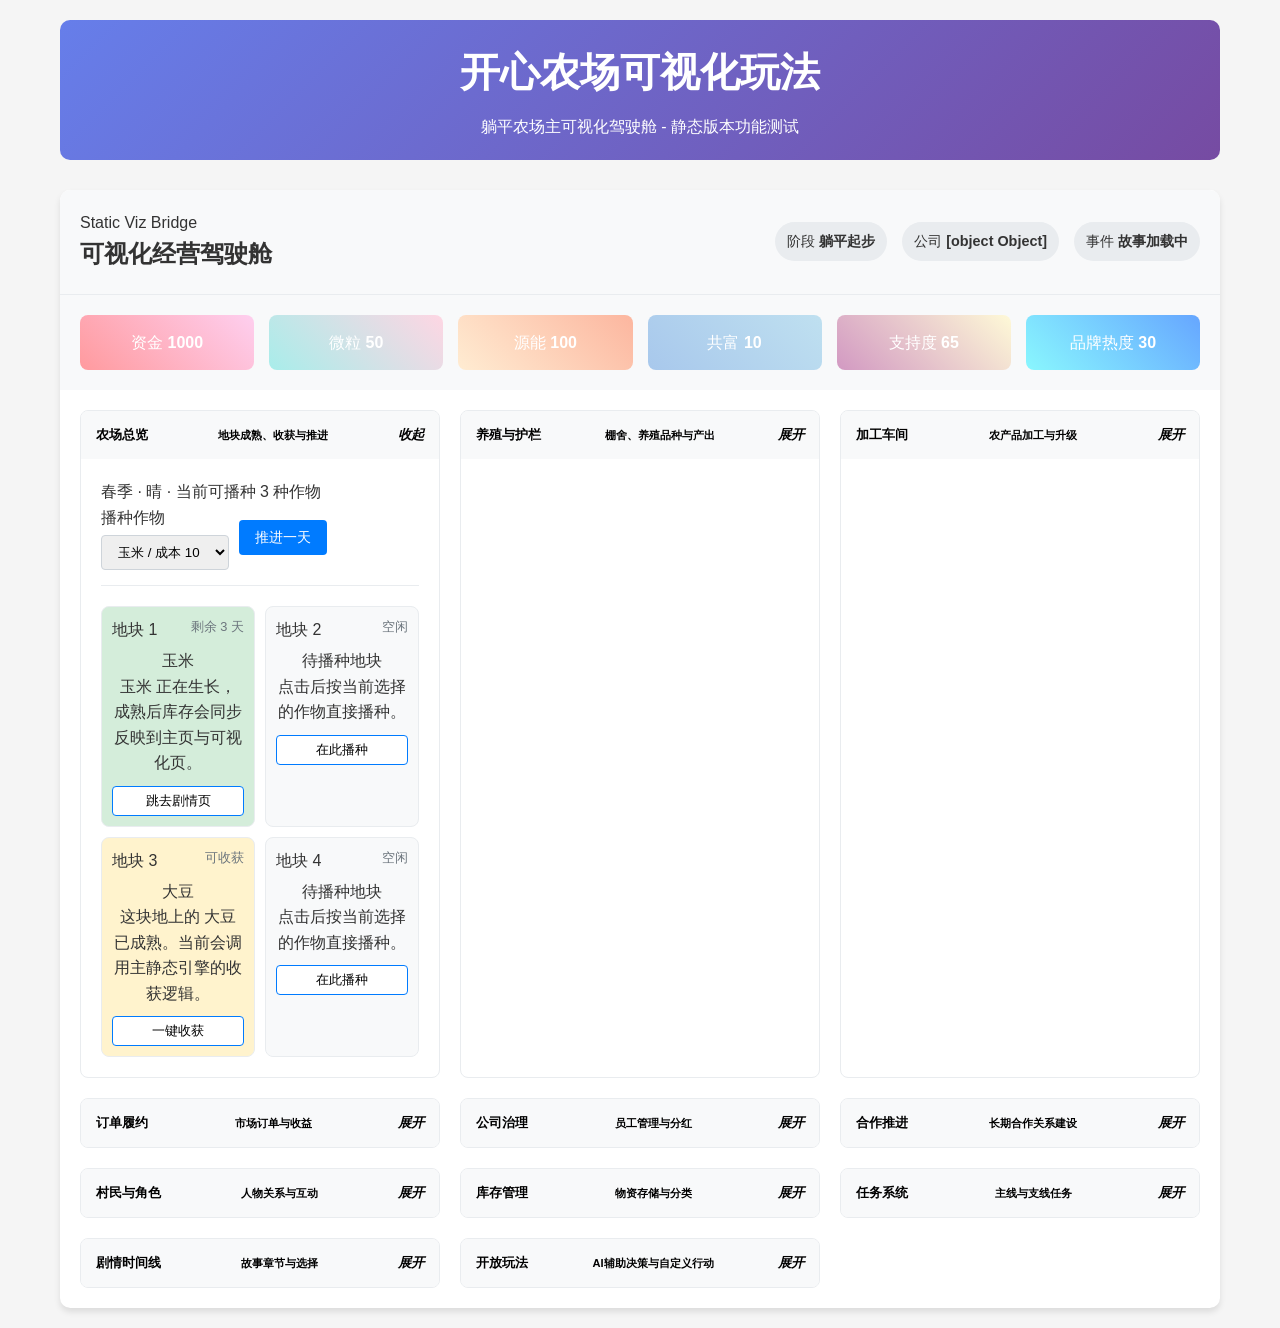
<file: test_viz.html>
<!DOCTYPE html>
<html lang="zh-CN">
<head>
  <meta charset="UTF-8">
  <meta name="viewport" content="width=device-width, initial-scale=1.0">
  <title>开心农场可视化玩法测试</title>
  <style>
    /* 基础样式 */
    * {
      margin: 0;
      padding: 0;
      box-sizing: border-box;
    }
    
    body {
      font-family: -apple-system, BlinkMacSystemFont, "Segoe UI", Roboto, "Helvetica Neue", Arial, sans-serif;
      background-color: #f5f5f5;
      color: #333;
      line-height: 1.6;
    }
    
    .container {
      max-width: 1200px;
      margin: 0 auto;
      padding: 20px;
    }
    
    header {
      text-align: center;
      margin-bottom: 30px;
      padding: 20px;
      background: linear-gradient(135deg, #667eea 0%, #764ba2 100%);
      color: white;
      border-radius: 10px;
    }
    
    h1 {
      font-size: 2.5rem;
      margin-bottom: 10px;
    }
    
    .viz-stage {
      background: white;
      border-radius: 10px;
      box-shadow: 0 4px 6px rgba(0,0,0,0.1);
      overflow: hidden;
    }
    
    .viz-hero {
      display: flex;
      justify-content: space-between;
      align-items: center;
      padding: 20px;
      background-color: #f8f9fa;
      border-bottom: 1px solid #e9ecef;
    }
    
    .viz-hero-side {
      display: flex;
      gap: 15px;
    }
    
    .viz-badge {
      background: #e9ecef;
      padding: 8px 12px;
      border-radius: 20px;
      font-size: 0.9rem;
    }
    
    .viz-summary-grid {
      display: grid;
      grid-template-columns: repeat(auto-fit, minmax(150px, 1fr));
      gap: 15px;
      padding: 20px;
      background-color: #f8f9fa;
    }
    
    .viz-metric-card {
      text-align: center;
      padding: 15px;
      border-radius: 8px;
      color: white;
    }
    
    .money { background: linear-gradient(45deg, #ff9a9e, #fecfef); }
    .particle { background: linear-gradient(45deg, #a8edea, #fed6e3); }
    .energy { background: linear-gradient(45deg, #ffecd2, #fcb69f); }
    .prosperity { background: linear-gradient(45deg, #a8c8ec, #bfe0f0); }
    .support { background: linear-gradient(45deg, #d299c2, #fef9d7); }
    .brand { background: linear-gradient(45deg, #89f7fe, #66a6ff); }
    
    .viz-module-grid {
      display: grid;
      grid-template-columns: repeat(auto-fit, minmax(300px, 1fr));
      gap: 20px;
      padding: 20px;
    }
    
    .viz-drawer-card {
      border: 1px solid #e9ecef;
      border-radius: 8px;
      overflow: hidden;
      background: white;
    }
    
    .viz-drawer-toggle {
      width: 100%;
      padding: 15px;
      background: #f8f9fa;
      border: none;
      text-align: left;
      cursor: pointer;
      display: flex;
      justify-content: space-between;
      align-items: center;
      font-weight: bold;
    }
    
    .viz-drawer-toggle:hover {
      background: #e9ecef;
    }
    
    .viz-drawer-body {
      padding: 20px;
      display: none;
    }
    
    .viz-drawer-body.is-open {
      display: block;
    }
    
    .viz-card-head {
      margin-bottom: 20px;
      padding-bottom: 15px;
      border-bottom: 1px solid #e9ecef;
    }
    
    .viz-toolbar {
      display: flex;
      gap: 10px;
      flex-wrap: wrap;
      align-items: center;
    }
    
    .viz-inline-field {
      display: flex;
      flex-direction: column;
      gap: 5px;
    }
    
    .viz-btn {
      padding: 8px 16px;
      border: none;
      border-radius: 4px;
      cursor: pointer;
      font-size: 0.9rem;
    }
    
    .viz-btn.ghost {
      background: transparent;
      border: 1px solid #ccc;
    }
    
    .viz-btn.accent {
      background: #007bff;
      color: white;
    }
    
    .viz-farm-grid {
      display: grid;
      grid-template-columns: repeat(auto-fill, minmax(120px, 1fr));
      gap: 10px;
    }
    
    .viz-plot-card {
      border: 1px solid #e9ecef;
      border-radius: 8px;
      padding: 10px;
      text-align: center;
    }
    
    .viz-plot-card.empty { background-color: #f8f9fa; }
    .viz-plot-card.growing { background-color: #d4edda; }
    .viz-plot-card.ready { background-color: #fff3cd; }
    
    .viz-plot-top {
      display: flex;
      justify-content: space-between;
      margin-bottom: 5px;
    }
    
    .viz-plot-status {
      font-size: 0.8rem;
      color: #6c757d;
    }
    
    .viz-plot-action {
      margin-top: 10px;
      width: 100%;
      padding: 5px;
      border: 1px solid #007bff;
      background: white;
      border-radius: 4px;
      cursor: pointer;
    }
    
    .viz-plot-action:hover {
      background: #f8f9fa;
    }
    
    .viz-order-item {
      border: 1px solid #e9ecef;
      border-radius: 8px;
      padding: 15px;
      margin-bottom: 10px;
    }
    
    .viz-order-item-head {
      display: flex;
      justify-content: space-between;
      margin-bottom: 10px;
    }
    
    .viz-order-item-actions {
      display: flex;
      gap: 10px;
      flex-wrap: wrap;
      margin-top: 15px;
    }
    
    .viz-muted {
      color: #6c757d;
      font-size: 0.9rem;
    }
    
    .viz-company-item {
      border-bottom: 1px solid #e9ecef;
      padding: 10px 0;
    }
    
    .viz-character-item, .viz-partnership-item {
      border-bottom: 1px solid #e9ecef;
      padding: 15px 0;
    }
    
    .viz-task-item {
      border-bottom: 1px solid #e9ecef;
      padding: 10px 0;
    }
    
    .viz-inventory-item {
      display: flex;
      justify-content: space-between;
      align-items: center;
      border-bottom: 1px solid #e9ecef;
      padding: 10px 0;
    }
    
    .viz-open-option {
      border: 1px solid #e9ecef;
      border-radius: 8px;
      padding: 15px;
      margin-bottom: 10px;
    }
    
    .viz-open-controls {
      margin-top: 20px;
      padding-top: 20px;
      border-top: 1px solid #e9ecef;
    }
    
    .viz-open-input-group {
      display: flex;
      gap: 10px;
      margin-top: 10px;
    }
    
    input[type="text"], input[type="number"], select {
      padding: 8px 12px;
      border: 1px solid #ced4da;
      border-radius: 4px;
    }
    
    input[type="text"], input[type="number"] {
      flex: 1;
    }
    
    progress {
      width: 100%;
      height: 10px;
      border-radius: 5px;
      background: #f0f0f0;
    }
    
    @media (max-width: 768px) {
      .viz-hero {
        flex-direction: column;
        gap: 15px;
      }
      
      .viz-hero-side {
        width: 100%;
        justify-content: center;
      }
      
      .viz-summary-grid {
        grid-template-columns: repeat(auto-fit, minmax(120px, 1fr));
      }
      
      .viz-module-grid {
        grid-template-columns: 1fr;
      }
    }
  </style>
</head>
<body>
  <div class="container">
    <header>
      <h1>开心农场可视化玩法</h1>
      <p>躺平农场主可视化驾驶舱 - 静态版本功能测试</p>
    </header>
    
    <section class="viz-stage">
      <section class="viz-stage">
        <div class="viz-hero">
          <div>
            <p class="viz-eyebrow">Static Viz Bridge</p>
            <h2>可视化经营驾驶舱</h2>
          </div>
          <div class="viz-hero-side">
            <div class="viz-badge">
              <span>阶段</span>
              <strong id="viz-stage-label">躺平起步</strong>
            </div>
            <div class="viz-badge">
              <span>公司</span>
              <strong id="viz-company-label">未注册</strong>
            </div>
            <div class="viz-badge">
              <span>事件</span>
              <strong id="viz-event-label">故事加载中</strong>
            </div>
          </div>
        </div>
        <div class="viz-summary-grid">
          <article class="viz-metric-card money">
            <span>资金</span>
            <strong id="viz-money">0</strong>
          </article>
          <article class="viz-metric-card particle">
            <span>微粒</span>
            <strong id="viz-particles">0</strong>
          </article>
          <article class="viz-metric-card energy">
            <span>源能</span>
            <strong id="viz-energy">0</strong>
          </article>
          <article class="viz-metric-card prosperity">
            <span>共富</span>
            <strong id="viz-prosperity">0</strong>
          </article>
          <article class="viz-metric-card support">
            <span>支持度</span>
            <strong id="viz-support">0</strong>
          </article>
          <article class="viz-metric-card brand">
            <span>品牌热度</span>
            <strong id="viz-brand">0</strong>
          </article>
        </div>
        <div class="viz-module-grid" id="viz-module-grid">
          <!-- 农场模块 -->
          <div class="viz-drawer-card">
            <button class="viz-drawer-toggle" data-drawer-target="viz-farm-body" aria-expanded="true">
              <span>农场总览</span>
              <small>地块成熟、收获与推进</small>
              <em>收起</em>
            </button>
            <div class="viz-drawer-body is-open" id="viz-farm-body">
              <div class="viz-card-head">
                <div>
                  <p id="viz-farm-caption">用同一套静态引擎状态驱动地块成熟、收获与推进。</p>
                </div>
                <div class="viz-toolbar">
                  <label class="viz-inline-field">播种作物
                    <select id="viz-crop-select"></select>
                  </label>
                  <button id="viz-advance-day" class="viz-btn accent" type="button">推进一天</button>
                </div>
              </div>
              <div id="viz-farm-grid" class="viz-farm-grid"></div>
            </div>
          </div>
          
          <!-- 养殖模块 -->
          <div class="viz-drawer-card">
            <button class="viz-drawer-toggle" data-drawer-target="viz-ranch-body" aria-expanded="false">
              <span>养殖与护栏</span>
              <small>棚舍、养殖品种与产出</small>
              <em>展开</em>
            </button>
            <div class="viz-drawer-body" id="viz-ranch-body">
              <div class="viz-card-head">
                <div>
                  <p id="viz-ranch-caption">从主页资产同步养殖数据，实时反映产出变化。</p>
                </div>
                <div class="viz-toolbar">
                  <label class="viz-inline-field">养殖品种
                    <select id="viz-livestock-select"></select>
                  </label>
                  <button id="viz-ranch-expand" class="viz-btn ghost" type="button">扩建护栏</button>
                  <button id="viz-ranch-collect" class="viz-btn accent" type="button">收取产物</button>
                </div>
              </div>
              <div id="viz-ranch-grid" class="viz-ranch-grid"></div>
            </div>
          </div>
          
          <!-- 加工车间 -->
          <div class="viz-drawer-card">
            <button class="viz-drawer-toggle" data-drawer-target="viz-process-body" aria-expanded="false">
              <span>加工车间</span>
              <small>农产品加工与升级</small>
              <em>展开</em>
            </button>
            <div class="viz-drawer-body" id="viz-process-body">
              <div class="viz-card-head">
                <p id="viz-process-caption">农产品加工坊，可将原材料转化为高价值产品。</p>
              </div>
              <div id="viz-process-list"></div>
            </div>
          </div>
          
          <!-- 订单履约 -->
          <div class="viz-drawer-card">
            <button class="viz-drawer-toggle" data-drawer-target="viz-orders-body" aria-expanded="false">
              <span>订单履约</span>
              <small>市场订单与收益</small>
              <em>展开</em>
            </button>
            <div class="viz-drawer-body" id="viz-orders-body">
              <div class="viz-card-head">
                <p id="viz-orders-caption">可执行订单列表，履约后获得资金与其他资源。</p>
              </div>
              <div id="viz-orders-list"></div>
            </div>
          </div>
          
          <!-- 公司治理 -->
          <div class="viz-drawer-card">
            <button class="viz-drawer-toggle" data-drawer-target="viz-company-body" aria-expanded="false">
              <span>公司治理</span>
              <small>员工管理与分红</small>
              <em>展开</em>
            </button>
            <div class="viz-drawer-body" id="viz-company-body">
              <div class="viz-card-head">
                <p id="viz-company-caption">公司运营状态，包括员工、品牌、财务等。</p>
              </div>
              <div id="viz-company-list"></div>
            </div>
          </div>
          
          <!-- 合作推进 -->
          <div class="viz-drawer-card">
            <button class="viz-drawer-toggle" data-drawer-target="viz-partnership-body" aria-expanded="false">
              <span>合作推进</span>
              <small>长期合作关系建设</small>
              <em>展开</em>
            </button>
            <div class="viz-drawer-body" id="viz-partnership-body">
              <div class="viz-card-head">
                <p id="viz-partnership-caption">与不同机构建立长期合作关系。</p>
              </div>
              <div id="viz-partnership-list"></div>
            </div>
          </div>
          
          <!-- 村民角色 -->
          <div class="viz-drawer-card">
            <button class="viz-drawer-toggle" data-drawer-target="viz-characters-body" aria-expanded="false">
              <span>村民与角色</span>
              <small>人物关系与互动</small>
              <em>展开</em>
            </button>
            <div class="viz-drawer-body" id="viz-characters-body">
              <div class="viz-card-head">
                <p id="viz-character-caption">关键人物关系网络，通过互动提升好感度。</p>
              </div>
              <div id="viz-character-list"></div>
            </div>
          </div>
          
          <!-- 库存管理 -->
          <div class="viz-drawer-card">
            <button class="viz-drawer-toggle" data-drawer-target="viz-inventory-body" aria-expanded="false">
              <span>库存管理</span>
              <small>物资存储与分类</small>
              <em>展开</em>
            </button>
            <div class="viz-drawer-body" id="viz-inventory-body">
              <div class="viz-card-head">
                <div>
                  <p>当前库存情况，与主页资产数据同步。</p>
                </div>
                <div id="viz-inventory-filters">
                  <button class="viz-btn active" data-filter="all" type="button">全部</button>
                  <button class="viz-btn" data-filter="crop" type="button">作物</button>
                  <button class="viz-btn" data-filter="processed" type="button">加工品</button>
                  <button class="viz-btn" data-filter="livestock" type="button">养殖品</button>
                  <button class="viz-btn" data-filter="seed" type="button">种子</button>
                  <button class="viz-btn" data-filter="item" type="button">物品</button>
                </div>
              </div>
              <div id="viz-inventory-list"></div>
            </div>
          </div>
          
          <!-- 任务系统 -->
          <div class="viz-drawer-card">
            <button class="viz-drawer-toggle" data-drawer-target="viz-tasks-body" aria-expanded="false">
              <span>任务系统</span>
              <small>主线与支线任务</small>
              <em>展开</em>
            </button>
            <div class="viz-drawer-body" id="viz-tasks-body">
              <div class="viz-card-head">
                <p>当前任务进度：<span id="viz-task-count">0/0</span></p>
              </div>
              <div id="viz-task-list"></div>
            </div>
          </div>
          
          <!-- 剧情时间线 -->
          <div class="viz-drawer-card">
            <button class="viz-drawer-toggle" data-drawer-target="viz-story-body" aria-expanded="false">
              <span>剧情时间线</span>
              <small>故事章节与选择</small>
              <em>展开</em>
            </button>
            <div class="viz-drawer-body" id="viz-story-body">
              <div id="viz-story-timeline"></div>
              <div id="viz-story-panel" hidden>
                <h3 id="viz-story-title"></h3>
                <p id="viz-story-character"></p>
                <p id="viz-story-text"></p>
                <div id="viz-story-options"></div>
                <div>
                  <p>执行结果：</p>
                  <div id="viz-story-result"></div>
                  <button id="viz-story-close" class="viz-btn ghost" type="button">关闭</button>
                </div>
              </div>
            </div>
          </div>
          
          <!-- 开放玩法 -->
          <div class="viz-drawer-card">
            <button class="viz-drawer-toggle" data-drawer-target="viz-openmode-body" aria-expanded="false">
              <span>开放玩法</span>
              <small>AI辅助决策与自定义行动</small>
              <em>展开</em>
            </button>
            <div class="viz-drawer-body" id="viz-openmode-body">
              <div class="viz-card-head">
                <p>开放玩法模式，提供AI辅助决策与自定义行动选项。</p>
              </div>
              <div id="viz-open-suggestions"></div>
              <div>
                <p>执行结果：</p>
                <div id="viz-open-result"></div>
              </div>
            </div>
          </div>
        </div>
      </section>
    </section>
  </div>

  <script>
    // 模拟游戏引擎数据
    const mockEngine = {
      state: {
        stage: "躺平起步",
        company: "未注册",
        events: "故事加载中",
        money: 1000,
        particle: 50,
        energy: 100,
        prosperity: 10,
        villagerSupport: 65,
        brand: 30,
        season: "春季",
        weather: "晴",
        time: "上午",
        turn: 1,
        plots: [
          { plot_id: 1, crop_id: "corn", days_remaining: 3, ready_to_harvest: false },
          { plot_id: 2, crop_id: null, ready_to_harvest: false },
          { plot_id: 3, crop_id: "soybean", days_remaining: 0, ready_to_harvest: true },
          { plot_id: 4, crop_id: null, ready_to_harvest: false }
        ],
        pens: [
          { pen_id: 1, livestock_id: "chicken", days_remaining: 2, ready_to_collect: false },
          { pen_id: 2, livestock_id: null, ready_to_collect: false }
        ],
        inventory: {
          corn: 10,
          soybean: 5,
          chicken_egg: 3,
          corn_seed: 20
        },
        active_orders: [
          { order_id: "order1", title: "收购玉米", required_items: { corn: 5 }, reward_money: 200, reward_particles: 10, reward_prosperity: 2, completed: false },
          { order_id: "order2", title: "鸡蛋采购", required_items: { chicken_egg: 5 }, reward_money: 150, reward_particles: 5, reward_prosperity: 1, completed: true }
        ],
        company: {
          unlocked: false,
          employees: 2,
          brand_level: 1,
          brand_score: 30,
          employee_morale: 75,
          cash_reserve: 500,
          profit_pool: 200,
          support_score: 65,
          dividend_rate: 0.05,
          workshop_level: 1
        },
        partnerships: {
          science_progress: 25,
          science_unlocked: true,
          government_progress: 10,
          government_unlocked: false,
          business_progress: 5,
          business_unlocked: false,
          village_progress: 40,
          village_unlocked: true
        },
        characters: {
          liu_huaizhi: { favor: 70 },
          liu_xiaoxue: { favor: 80 },
          yang_dazhen: { favor: 60 }
        },
        tasks: {
          main_first_harvest: { progress: 1, claimed: true, status: 'completed' },
          daily_plant: { progress: 2, claimed: false, status: 'available' },
          side_support_sister: { progress: 5, claimed: false, status: 'available' }
        },
        open_mode: {
          last_options: [
            "扩大种植规模，增加收入来源",
            "加强与村民的互动，提升支持度",
            "投资加工设备，提高产品附加值"
          ],
          last_play_result: "执行了扩大种植规模的策略，购买了更多玉米种子并播种了闲置土地。"
        }
      },
      
      statusSnapshot: function() {
        return this.state;
      },
      
      availableCrops: function() {
        return {
          corn: "玉米",
          soybean: "大豆",
          wheat: "小麦"
        };
      },
      
      availableLivestock: function() {
        return {
          chicken: "鸡",
          pig: "猪"
        };
      },
      
      availableRecipes: function() {
        return {
          corn_flour: "玉米面粉",
          soy_milk: "豆浆"
        };
      },
      
      advanceDay: function() {
        this.state.turn++;
        this.state.money += 50; // 每天固定收入
        return `已推进到第 ${this.state.turn} 天`;
      },
      
      plantCrop: function(plotId, cropId) {
        const plot = this.state.plots.find(p => p.plot_id === plotId);
        if (plot && !plot.crop_id) {
          plot.crop_id = cropId;
          plot.days_remaining = 5; // 模拟生长时间
          plot.ready_to_harvest = false;
          // 减少种子库存
          const seedId = cropId + "_seed";
          if (this.state.inventory[seedId]) {
            this.state.inventory[seedId]--;
            if (this.state.inventory[seedId] <= 0) {
              delete this.state.inventory[seedId];
            }
          }
          return `已在地块 ${plotId} 播种 ${cropId}`;
        }
        return "无法在此地块播种";
      },
      
      harvestAll: function() {
        let harvested = 0;
        this.state.plots.forEach(plot => {
          if (plot.ready_to_harvest && plot.crop_id) {
            // 收获作物，增加库存
            if (!this.state.inventory[plot.crop_id]) {
              this.state.inventory[plot.crop_id] = 0;
            }
            this.state.inventory[plot.crop_id] += 5; // 每次收获5单位
            plot.crop_id = null;
            plot.days_remaining = 0;
            plot.ready_to_harvest = false;
            harvested++;
          }
        });
        return `收获了 ${harvested} 块地的作物`;
      },
      
      expandRanch: function(count) {
        // 扩建护栏
        for (let i = 0; i < count; i++) {
          this.state.pens.push({
            pen_id: this.state.pens.length + 1,
            livestock_id: null,
            days_remaining: 0,
            ready_to_collect: false
          });
        }
        return `扩建了 ${count} 个棚舍`;
      },
      
      collectLivestockProducts: function() {
        let collected = 0;
        this.state.pens.forEach(pen => {
          if (pen.ready_to_collect && pen.livestock_id) {
            const productItem = pen.livestock_id + "_product";
            if (!this.state.inventory[productItem]) {
              this.state.inventory[productItem] = 0;
            }
            this.state.inventory[productItem] += 3; // 每次收集3单位
            pen.ready_to_collect = false;
            collected++;
          }
        });
        return `收集了 ${collected} 个棚舍的产物`;
      },
      
      raiseLivestock: function(penId, livestockId) {
        const pen = this.state.pens.find(p => p.pen_id === penId);
        if (pen && !pen.livestock_id) {
          pen.livestock_id = livestockId;
          pen.days_remaining = 3; // 生长周期
          pen.ready_to_collect = false;
          return `在棚舍 ${penId} 投放了 ${livestockId}`;
        }
        return "无法在此棚舍投放";
      },
      
      processGoods: function(recipeId, batches) {
        // 简单的加工逻辑模拟
        this.state.money -= 50 * batches; // 成本
        const outputItem = recipeId + "_output";
        if (!this.state.inventory[outputItem]) {
          this.state.inventory[outputItem] = 0;
        }
        this.state.inventory[outputItem] += batches * 2; // 每批产出2单位
        return `加工了 ${batches} 批 ${recipeId}`;
      },
      
      upgradeWorkshop: function() {
        this.state.company.workshop_level++;
        return `加工坊升级到 ${this.state.company.workshop_level} 级`;
      },
      
      fulfillOrder: function(orderId) {
        const order = this.state.active_orders.find(o => o.order_id === orderId);
        if (order && !order.completed) {
          // 检查是否有足够的货物
          let hasItems = true;
          for (const [itemId, quantity] of Object.entries(order.required_items)) {
            if ((this.state.inventory[itemId] || 0) < quantity) {
              hasItems = false;
              break;
            }
          }
          
          if (hasItems) {
            // 扣除货物
            for (const [itemId, quantity] of Object.entries(order.required_items)) {
              this.state.inventory[itemId] -= quantity;
              if (this.state.inventory[itemId] <= 0) {
                delete this.state.inventory[itemId];
              }
            }
            
            // 获得奖励
            this.state.money += order.reward_money;
            this.state.particle += order.reward_particles;
            this.state.prosperity += order.reward_prosperity;
            order.completed = true;
            
            return `订单 "${order.title}" 履约成功，获得奖励！`;
          } else {
            return "货物不足，无法履约";
          }
        }
        return "无法履约此订单";
      },
      
      prepareCompany: function() {
        this.state.company.unlocked = true;
        this.state.company.employees = 3;
        return "公司已准备成立";
      },
      
      hireVillagers: function(count) {
        this.state.company.employees += count;
        this.state.money -= 200 * count; // 招聘成本
        return `招聘了 ${count} 名员工`;
      },
      
      distributeDividends: function() {
        const dividendAmount = Math.floor(this.state.money * 0.1);
        this.state.money -= dividendAmount;
        this.state.villagerSupport += 5;
        return `发放分红 ${dividendAmount} 元，村民支持度提升`;
      },
      
      advancePartnership: function(partner, energyCost) {
        const progressField = partnershipDefs[partner].progressField;
        this.state.partnerships[progressField] = Math.min(100, (this.state.partnerships[progressField] || 0) + 10);
        this.state.energy -= energyCost;
        return `推进了与${partnershipDefs[partner].label}的合作关系`;
      },
      
      interact: function(characterId) {
        if (this.state.characters[characterId]) {
          this.state.characters[characterId].favor = Math.min(100, this.state.characters[characterId].favor + 2);
          return `与${characterId}互动，好感度提升`;
        }
        return "无法与此角色互动";
      },
      
      completeTask: function(taskId) {
        if (this.state.tasks[taskId]) {
          this.state.tasks[taskId].claimed = true;
          this.state.tasks[taskId].status = 'completed';
          this.state.money += 100; // 完成任务奖励
          return `完成了任务：${taskId}`;
        }
        return "无法完成此任务";
      },
      
      openModeOptions: function(scene, goal) {
        // 模拟AI生成建议
        this.state.open_mode.last_options = [
          `根据当前场景"${scene}"，建议加强与村民的联系`,
          `考虑投资新的农作物品种以增加收入`,
          `优化现有资源配置，提高生产效率`
        ];
        return this.state.open_mode.last_options;
      },
      
      resolveOpenActionLocal: function(scene, action) {
        // 模拟执行开放行动
        this.state.money += 50;
        this.state.villagerSupport += 2;
        this.state.open_mode.last_play_result = `执行行动："${action}"，获得了积极反馈`;
        return this.state.open_mode.last_play_result;
      }
    };

    // 游戏数据定义
    const gameData = {
      CROPS: {
        corn: { name: "玉米", seed_cost: 10 },
        soybean: { name: "大豆", seed_cost: 8 },
        wheat: { name: "小麦", seed_cost: 12 }
      },
      LIVESTOCKS: {
        chicken: { name: "鸡", product_item_id: "chicken_egg", product_amount: 2 },
        pig: { name: "猪", product_item_id: "pork", product_amount: 3 }
      },
      ITEMS: {
        corn: { name: "玉米", sell_price: 15 },
        soybean: { name: "大豆", sell_price: 12 },
        chicken_egg: { name: "鸡蛋", sell_price: 5 },
        pork: { name: "猪肉", sell_price: 25 },
        corn_seed: { name: "玉米种子", sell_price: 8 },
        soybean_seed: { name: "大豆种子", sell_price: 6 }
      },
      RECIPES: {
        corn_flour: { name: "玉米面粉", inputs: { corn: 3 }, output_item_id: "corn_flour", output_amount: 2, processing_fee: 5 },
        soy_milk: { name: "豆浆", inputs: { soybean: 2 }, output_item_id: "soy_milk", output_amount: 1, processing_fee: 3 }
      },
      CHARACTERS: {
        liu_huaizhi: { name: "刘怀志", role: "父亲" },
        liu_xiaoxue: { name: "刘晓雪", role: "姐姐" },
        yang_dazhen: { name: "杨大振", role: "农学专家" }
      }
    };

    // 故事章节定义
    const storyChapters = [
      { id: "v1c1", icon: "🌱", title: "开垦荒地", volume: "第一卷", desc: "初来乍到，开垦荒地种植作物", character: "父亲" },
      { id: "v1c2", icon: "🐓", title: "养殖计划", volume: "第一卷", desc: "考虑发展养殖业增加收入", character: "农学专家" },
      { id: "v2c1", icon: "🏢", title: "成立公司", volume: "第二卷", desc: "业务扩展，准备成立公司", character: "电商伙伴" },
      { id: "v3c1", icon: "🤝", title: "合作共赢", volume: "第三卷", desc: "与各方合作，实现共同富裕", character: "政府代表" }
    ];

    // 任务名称映射
    const taskNameMap = {
      main_first_harvest: "主线：首次收获",
      main_first_stream: "主线：首次直播",
      main_meet_mentor: "主线：结识导师",
      side_support_sister: "支线：支持姐姐",
      side_partner_father: "支线：帮助父亲",
      daily_plant: "日常：播种",
      daily_chat: "日常：聊天",
      daily_stream: "日常：直播",
      main_processing: "主线：农产品加工",
      main_hiring: "主线：招聘员工",
      achievement_harvest_master: "成就：丰收大师",
      achievement_dividend: "成就：首次分红"
    };

    // 任务目标映射
    const taskTargetMap = {
      main_first_harvest: 2,
      main_first_stream: 1,
      main_meet_mentor: 2,
      side_support_sister: 10,
      side_partner_father: 10,
      daily_plant: 1,
      daily_chat: 1,
      daily_stream: 1,
      achievement_harvest_master: 6,
      main_processing: 2,
      main_hiring: 3,
      achievement_dividend: 1
    };

    // UI状态
    const uiState = {
      inventoryFilter: "all",
      currentChapterId: null,
      drawerOpen: {
        farm: true, ranch: false, process: false, orders: false, company: false, 
        partnership: false, characters: false, inventory: false, tasks: false, 
        story: false, openmode: false
      }
    };

    // 合作定义
    const partnershipDefs = {
      science: { label: "科研合作", progressField: "science_progress", unlockedField: "science_unlocked" },
      government: { label: "政府合作", progressField: "government_progress", unlockedField: "government_unlocked" },
      business: { label: "企业合作", progressField: "business_progress", unlockedField: "business_unlocked" },
      village_collective: { label: "村集体合作", progressField: "village_progress", unlockedField: "village_unlocked" }
    };

    // 辅助函数
    function getEngine() {
      return mockEngine;
    }

    function commit(message) {
      console.log("Commit:", message);
      // 更新UI
      setTimeout(() => {
        renderAllModules(getEngine());
      }, 100);
    }

    function setText(id, value) {
      const node = document.getElementById(id);
      if (node) {
        node.textContent = String(value == null ? "" : value);
      }
    }

    function setDrawerState(targetId, open) {
      const body = document.getElementById(targetId);
      if (!body) return;
      body.classList.toggle("is-open", open);
      const toggle = document.querySelector(`.viz-drawer-toggle[data-drawer-target="${targetId}"]`);
      if (!toggle) return;
      toggle.setAttribute("aria-expanded", open ? "true" : "false");
      const hint = toggle.querySelector("em");
      if (hint) {
        hint.textContent = open ? "收起" : "展开";
      }
    }

    function toggleDrawer(targetId) {
      const body = document.getElementById(targetId);
      if (!body) return;
      setDrawerState(targetId, !body.classList.contains("is-open"));
    }

    function labelCategory(category) {
      const mapping = {
        all: "全部",
        crop: "作物",
        processed: "加工品",
        livestock: "养殖品",
        seed: "种子",
        item: "物品"
      };
      return mapping[category] || category;
    }

    function stageStatus(snapshot) {
      const stage = String(snapshot && snapshot.stage || "");
      const turn = Number(snapshot && snapshot.turn || 1);
      const prosperity = Number(snapshot && snapshot.prosperity || 0);
      return {
        v1: true,
        v2: stage.includes("产业") || stage.includes("公司") || turn >= 8,
        v3: stage.includes("共同富裕") || prosperity >= 15 || turn >= 20
      };
    }

    function currentVolume(snapshot) {
      const status = stageStatus(snapshot);
      if (status.v3) return "v3";
      if (status.v2) return "v2";
      return "v1";
    }

    function chapterProgress(chapterId, snapshot) {
      const base = Math.min(100, Math.max(0, Math.floor((Number(snapshot.turn || 1) / 30) * 100)));
      if (chapterId.startsWith("v1")) return base;
      if (chapterId.startsWith("v2")) return Math.max(0, base - 30);
      return Math.max(0, base - 60);
    }

    function currentScene(snapshot) {
      return `刘家村，第 ${snapshot.turn} 天，${snapshot.time}`;
    }

    function inventoryRows(engine) {
      const raw = engine.state.inventory || {};
      return Object.keys(raw).map((itemId) => {
        const itemDef = gameData.ITEMS[itemId] || null;
        const cropDef = gameData.CROPS[itemId] || null;
        const isSeed = itemId.endsWith("_seed");
        return {
          id: itemId,
          label: itemDef ? itemDef.name : cropDef ? cropDef.name : itemId,
          count: Number(raw[itemId] || 0),
          category: isSeed ? "seed" : (itemDef && itemDef.category) || (cropDef ? "crop" : "item"),
          unitPrice: itemDef ? Number(itemDef.sell_price || 0) : 0
        };
      });
    }

    function buildStoryDialog(engine, chapterId) {
      const snapshot = engine.statusSnapshot();
      const chapter = storyChapters.find((item) => item.id === chapterId) || storyChapters[0];
      return {
        title: `${chapter.volume} · ${chapter.title}`,
        character: chapter.character,
        text: `${chapter.desc} 当前是第 ${snapshot.turn} 天，${snapshot.weather}的${snapshot.time}。这一段推进会直接回写到同一份经营状态，而不是独立副本。`,
        options: [
          `先处理${chapter.title}相关事务，再看是否需要推进经营。`,
          "优先照顾家庭与村民感受，稳住支持度。",
          `把这段剧情和当前第 ${snapshot.turn} 天的经营安排联动起来。`
        ]
      };
    }

    // 渲染函数
    function renderMetrics(engine) {
      const snapshot = engine.statusSnapshot();
      setText("viz-stage-label", snapshot.stage);
      setText("viz-company-label", snapshot.company);
      setText("viz-event-label", snapshot.events || "暂无事件");
      setText("viz-money", snapshot.money);
      setText("viz-particles", snapshot.particle);
      setText("viz-energy", snapshot.energy);
      setText("viz-prosperity", snapshot.prosperity);
      setText("viz-support", snapshot.villagerSupport);
      setText("viz-brand", snapshot.brand);
      setText("viz-farm-caption", `${snapshot.season} · ${snapshot.weather} · 当前可播种 ${Object.keys(engine.availableCrops()).length} 种作物`);
    }

    function renderLivestockSelect(engine) {
      const select = document.getElementById("viz-livestock-select");
      if (!select) return;
      const current = select.value;
      const livestockMap = engine.availableLivestock();
      const ids = Object.keys(livestockMap);
      if (!ids.length) {
        select.innerHTML = '<option value="">当前阶段暂无可养殖品种</option>';
        return;
      }
      select.innerHTML = ids.map((id) => `<option value="${id}">${livestockMap[id]}</option>`).join("");
      if (ids.includes(current)) {
        select.value = current;
      }
    }

    function renderRecipeSelect(engine) {
      const select = document.getElementById("viz-recipe-select");
      if (!select) return;
      const current = select.value;
      const recipeMap = engine.availableRecipes();
      const ids = Object.keys(recipeMap);
      if (!ids.length) {
        select.innerHTML = '<option value="">未解锁加工配方</option>';
        return;
      }
      select.innerHTML = ids.map((id) => `<option value="${id}">${recipeMap[id]}</option>`).join("");
      if (ids.includes(current)) {
        select.value = current;
      }
    }

    function renderCropSelect(engine) {
      const select = document.getElementById("viz-crop-select");
      if (!select) return;
      const current = select.value;
      const cropIds = Object.keys(engine.availableCrops());
      select.innerHTML = cropIds.map((cropId) => {
        const crop = gameData.CROPS[cropId];
        return `<option value="${cropId}">${crop.name} / 成本 ${crop.seed_cost}</option>`;
      }).join("");
      if (cropIds.includes(current)) {
        select.value = current;
      }
    }

    function renderFarm(engine) {
      const root = document.getElementById("viz-farm-grid");
      if (!root) return;
      root.innerHTML = engine.state.plots.map((plot) => {
        const crop = plot.crop_id ? gameData.CROPS[plot.crop_id] : null;
        const plotClass = plot.ready_to_harvest ? "ready" : (plot.crop_id ? "growing" : "empty");
        const statusText = plot.ready_to_harvest ? "可收获" : (plot.crop_id ? `剩余 ${plot.days_remaining} 天` : "空闲");
        const action = plot.ready_to_harvest ? "harvest" : (plot.crop_id ? "story" : "plant");
        const actionLabel = plot.ready_to_harvest ? "一键收获" : (plot.crop_id ? "跳去剧情页" : "在此播种");
        const note = plot.ready_to_harvest
          ? `这块地上的 ${crop.name} 已成熟。当前会调用主静态引擎的收获逻辑。`
          : plot.crop_id
            ? `${crop.name} 正在生长，成熟后库存会同步反映到主页与可视化页。`
            : "点击后按当前选择的作物直接播种。";
        return `
          <article class="viz-plot-card ${plotClass}" data-plot-id="${plot.plot_id}">
            <div class="viz-plot-top">
              <span class="viz-plot-index">地块 ${plot.plot_id}</span>
              <span class="viz-plot-status">${statusText}</span>
            </div>
            <div class="viz-plot-crop">${crop ? crop.name : "待播种地块"}</div>
            <div class="viz-plot-note">${note}</div>
            <button class="viz-plot-action" data-plot-id="${plot.plot_id}" data-plot-action="${action}" type="button">${actionLabel}</button>
          </article>
        `;
      }).join("");
    }

    function renderRanch(engine) {
      const root = document.getElementById("viz-ranch-grid");
      if (!root) return;
      const company = engine.state.company || {};
      const activePens = engine.state.pens.filter((pen) => !!pen.livestock_id).length;
      setText("viz-ranch-caption", `护栏容量 ${company.ranch_capacity || 4}，已启用 ${activePens}/${engine.state.pens.length} 个棚舍。`);
      root.innerHTML = engine.state.pens.map((pen) => {
        const livestockDef = pen.livestock_id ? (gameData.LIVESTOCKS && gameData.LIVESTOCKS[pen.livestock_id]) : null;
        const title = livestockDef ? livestockDef.name : "空闲棚舍";
        const status = livestockDef ? (pen.ready_to_collect ? "可收取" : `剩余 ${pen.days_remaining} 天`) : "待投放";
        const action = pen.ready_to_collect ? "collect" : "raise";
        const actionLabel = pen.ready_to_collect ? "收取产物" : "开始养殖";
        return `
          <article class="viz-ranch-item">
            <div class="viz-ranch-item-head">
              <strong>棚舍 ${pen.pen_id} · ${title}</strong>
              <span class="viz-muted">${status}</span>
            </div>
            <p class="viz-muted">${livestockDef ? `产物：${(gameData.ITEMS && gameData.ITEMS[livestockDef.product_item_id] ? gameData.ITEMS[livestockDef.product_item_id].name : livestockDef.product_item_id)} x${livestockDef.product_amount}` : "从上方选择品种后可直接投放。"}</p>
            <div class="viz-order-item-actions">
              <button class="viz-btn ghost" data-pen-id="${pen.pen_id}" data-pen-action="${action}" type="button">${actionLabel}</button>
            </div>
          </article>
        `;
      }).join("");
    }

    function renderProcess(engine) {
      const root = document.getElementById("viz-process-list");
      if (!root) return;
      const recipes = gameData.RECIPES || {};
      const unlocked = engine.availableRecipes();
      const workshopLevel = (engine.state.company && engine.state.company.workshop_level) || 1;
      const processContent = Object.keys(unlocked).length > 0 
        ? Object.keys(unlocked).map((recipeId) => {
          const row = recipes[recipeId] || { name: recipeId, inputs: {}, output_item_id: "", output_amount: 0, processing_fee: 0 };
          const inputText = Object.keys(row.inputs || {}).map((itemId) => {
            const label = gameData.ITEMS && gameData.ITEMS[itemId] ? gameData.ITEMS[itemId].name : itemId;
            return `${label} x${row.inputs[itemId]}`;
          }).join("、") || "无";
          const outputLabel = gameData.ITEMS && gameData.ITEMS[row.output_item_id] ? gameData.ITEMS[row.output_item_id].name : row.output_item_id;
          return `
            <article class="viz-process-item">
              <div class="viz-process-item-head">
                <strong>${row.name}</strong>
                <span class="viz-muted">工费 ${row.processing_fee}</span>
              </div>
              <p class="viz-muted">原料：${inputText}</p>
              <p class="viz-muted">产物：${outputLabel} x${row.output_amount}</p>
            </article>
          `;
        }).join("")
        : '<div class="viz-process-item"><strong>尚未解锁加工配方</strong><p class="viz-muted">先在系统技能中解锁"农产品加工坊"。</p></div>';

      root.innerHTML = `
        ${processContent}
        <div class="viz-order-item-actions">
          <label class="viz-inline-field">加工配方 <select id="viz-recipe-select"></select></label>
          <label class="viz-inline-field">批次 <select id="viz-batches-select">
            <option value="1">1批</option>
            <option value="2">2批</option>
            <option value="3">3批</option>
            <option value="5">5批</option>
            <option value="10">10批</option>
          </select></label>
          <button id="viz-process-run" class="viz-btn accent" type="button">执行加工</button>
          <button id="viz-workshop-upgrade" class="viz-btn ghost" type="button">升级加工坊</button>
        </div>
      `;
      setText("viz-process-caption", `加工坊 Lv.${workshopLevel}，已开放 ${Object.keys(unlocked).length} 个配方。`);
    }

    function renderOrders(engine) {
      const root = document.getElementById("viz-orders-list");
      if (!root) return;
      const openOrders = (engine.state.active_orders || []).filter((order) => !order.completed);
      setText("viz-orders-caption", `当前可履约订单 ${openOrders.length} 条。`);
      if (!openOrders.length) {
        root.innerHTML = '<div class="viz-order-item"><strong>暂无可执行订单</strong><p class="viz-muted">推进天数后会刷新订单池。</p></div>';
        return;
      }
      root.innerHTML = openOrders.map((order) => {
        const required = Object.keys(order.required_items || {}).map((itemId) => {
          const name = gameData.ITEMS && gameData.ITEMS[itemId] ? gameData.ITEMS[itemId].name : itemId;
          return `${name} x${order.required_items[itemId]}`;
        }).join("、");
        return `
          <article class="viz-order-item">
            <div class="viz-order-item-head">
              <strong>${order.title}</strong>
              <span class="viz-muted">奖励 ${order.reward_money} 元</span>
            </div>
            <p class="viz-muted">需求：${required}</p>
            <p class="viz-muted">额外：+${order.reward_particles} 微粒 · +${order.reward_prosperity} 共富</p>
            <div class="viz-order-item-actions">
              <button class="viz-btn" data-order-id="${order.order_id}" type="button">交付订单</button>
            </div>
          </article>
        `;
      }).join("");
    }

    function renderCompany(engine) {
      const root = document.getElementById("viz-company-list");
      if (!root) return;
      const company = engine.state.company || {};
      setText("viz-company-caption", `${company.unlocked ? "已成立" : "未成立"} · 员工 ${company.employees} · 分红率 ${Math.round((company.dividend_rate || 0) * 100)}%`);
      const rows = [
        ["品牌等级", company.brand_level],
        ["品牌热度", company.brand_score],
        ["员工士气", company.employee_morale],
        ["公司储备金", company.cash_reserve],
        ["利润池", company.profit_pool],
        ["村民支持度", company.support_score]
      ];
      root.innerHTML = `
        ${rows.map((row) => `<div class="viz-company-item"><strong>${row[0]}</strong><p class="viz-muted">${row[1]}</p></div>`).join("")}
        <div class="viz-order-item-actions">
          ${!company.unlocked ? `<button class="viz-btn" data-company-action="prepare" type="button">准备成立公司</button>` : ''}
          <button class="viz-btn ghost" data-company-action="hire" type="button">招聘员工</button>
          <button class="viz-btn accent" data-company-action="dividend" type="button">发放分红</button>
        </div>
      `;
    }

    function renderPartnership(engine) {
      const root = document.getElementById("viz-partnership-list");
      if (!root) return;
      const state = engine.state.partnerships || {};
      const unlockedCount = Object.keys(partnershipDefs).filter((key) => !!state[partnershipDefs[key].unlockedField]).length;
      setText("viz-partnership-caption", `已解锁 ${unlockedCount}/4 条长期合作线。`);

      root.innerHTML = `
        ${Object.keys(partnershipDefs).map((key) => {
          const def = partnershipDefs[key];
          const progress = Number(state[def.progressField] || 0);
          const unlocked = !!state[def.unlockedField];
          return `
            <article class="viz-partnership-item">
              <div class="viz-partnership-line">
                <strong>${def.label}</strong>
                <span class="viz-muted">${progress}% ${unlocked ? "· 已解锁" : ""}</span>
              </div>
              <progress max="100" value="${progress}"></progress>
              <div class="viz-order-item-actions">
                <button class="viz-btn ghost" data-partner="${key}" type="button">投入源能推进</button>
              </div>
            </article>
          `;
        }).join("")}
        <div class="viz-order-item-actions">
          <label class="viz-inline-field">投入源能 <input id="viz-partnership-cost" type="number" min="1" max="100" value="10" /></label>
        </div>
      `;
    }

    function renderCharacters(engine) {
      const root = document.getElementById("viz-character-list");
      if (!root) return;
      const defs = (gameData.CHARACTERS && Object.keys(gameData.CHARACTERS).length) ? gameData.CHARACTERS : { 
        liu_huaizhi: { name: "刘怀志", role: "父亲" },
        liu_xiaoxue: { name: "刘晓雪", role: "姐姐" },
        yang_dazhen: { name: "杨大振", role: "农学专家" }
      };
      const keys = Object.keys(defs);
      setText("viz-character-caption", `在编村民 ${engine.state.company.employees} 名，角色关系网 ${keys.length} 人。`);
      root.innerHTML = keys.map((characterId) => {
        const def = defs[characterId] || { name: characterId, role: "角色" };
        const state = (engine.state.characters && engine.state.characters[characterId]) || { favor: 0 };
        return `
          <article class="viz-character-item">
            <div class="viz-character-item-head">
              <strong>${def.name}</strong>
              <span class="viz-muted">${def.role} · 好感 ${state.favor}</span>
            </div>
            <div class="viz-character-item-actions">
              <button class="viz-btn ghost" data-character-id="${characterId}" type="button">发起互动</button>
            </div>
          </article>
        `;
      }).join("");
    }

    function renderInventory(engine) {
      const root = document.getElementById("viz-inventory-list");
      if (!root) return;
      const rows = inventoryRows(engine).filter((row) => uiState.inventoryFilter === "all" || row.category === uiState.inventoryFilter);
      if (!rows.length) {
        root.innerHTML = '<div class="viz-inventory-item"><div><strong>当前筛选下没有物品</strong><p class="viz-muted">推进一天、收获、养殖或回主页执行销售后这里会变化。</p></div></div>';
        return;
      }
      root.innerHTML = rows.map((row) => `
        <div class="viz-inventory-item">
          <div>
            <strong>${row.label}</strong>
            <p class="viz-muted">分类：${labelCategory(row.category)}${row.unitPrice ? ` · 基础售价 ${row.unitPrice}` : ""}</p>
          </div>
          <strong>x${row.count}</strong>
        </div>
      `).join("");
    }

    function renderTasks(engine) {
      const root = document.getElementById("viz-task-list");
      if (!root) return;
      const rows = Object.keys(engine.state.tasks || {}).map((taskId) => {
        const task = engine.state.tasks[taskId];
        const total = Number(taskTargetMap[taskId] || Math.max(Number(task.progress || 0), 1));
        return {
          id: taskId,
          title: taskNameMap[taskId] || taskId,
          progress: Math.min(Number(task.progress || 0), total),
          total,
          claimed: !!task.claimed,
          status: task.status || 'available'
        };
      });
      const completed = rows.filter((row) => row.claimed).length;
      setText("viz-task-count", `${completed}/${rows.length}`);
      root.innerHTML = rows.slice(0, 8).map((row) => `
        <div class="viz-task-item">
          <strong>${row.title}</strong>
          <p class="viz-muted">${row.claimed ? "已完成" : `进度 ${row.progress}/${row.total}`}</p>
          <progress max="${row.total}" value="${row.progress}"></progress>
          ${!row.claimed && row.status !== 'completed' ? `<div class="viz-order-item-actions"><button class="viz-btn" data-task-id="${row.id}" type="button">完成任务</button></div>` : ''}
        </div>
      `).join("");
    }

    function renderStoryTimeline(engine) {
      const root = document.getElementById("viz-story-timeline");
      if (!root) return;
      const snapshot = engine.statusSnapshot();
      const unlock = stageStatus(snapshot);
      const volume = currentVolume(snapshot);
      root.innerHTML = storyChapters.map((chapter) => {
        const chapterVolume = chapter.id.slice(0, 2);
        const unlocked = unlock[chapterVolume];
        const current = chapterVolume === volume;
        return `
          <div class="viz-story-node ${unlocked ? (current ? "current" : "available") : "locked"}">
            <strong>${chapter.icon} ${chapter.title}</strong>
            <p class="viz-muted">${chapter.volume} · ${chapter.desc}</p>
            <p class="viz-muted">推进度 ${chapterProgress(chapter.id, snapshot)}%</p>
            <button class="viz-story-open viz-btn ${unlocked ? "" : "ghost"}" ${unlocked ? "" : "disabled"} data-story-open="${chapter.id}" type="button">${unlocked ? "进入章节" : "尚未解锁"}</button>
          </div>
        `;
      }).join("");
    }

    function renderStoryPanel(engine) {
      const panel = document.getElementById("viz-story-panel");
      if (!panel || !uiState.currentChapterId) return;
      const dialog = buildStoryDialog(engine, uiState.currentChapterId);
      panel.hidden = false;
      setText("viz-story-title", dialog.title);
      setText("viz-story-character", `主导角色：${dialog.character}`);
      setText("viz-story-text", dialog.text);
      const optionsRoot = document.getElementById("viz-story-options");
      if (optionsRoot) {
        optionsRoot.innerHTML = dialog.options.map((option, index) => `<button class="viz-story-option" data-story-choice="${index}" type="button">${option}</button>`).join("");
      }
    }

    function renderOpenMode(engine) {
      const root = document.getElementById("viz-open-suggestions");
      const result = document.getElementById("viz-open-result");
      if (!root || !result) return;
      const openMode = engine.state.open_mode || {};
      const options = (openMode.last_options || []).slice(0, 3);
      let content = '';
      if (!options.length) {
        content = '<div class="viz-open-option"><strong>尚未生成建议</strong><p class="viz-muted">点"生成行动建议"后，这里会出现可执行方案。</p></div>';
      } else {
        content = options.map((text, index) => `<div class="viz-open-option"><button data-open-option="${index}" type="button">${text}</button></div>`).join("");
      }
      // 添加建议生成和自定义行动输入
      content += `
        <div class="viz-open-controls">
          <button id="viz-open-suggest" class="viz-btn ghost" type="button">生成行动建议</button>
          <div class="viz-open-input-group">
            <input id="viz-open-input" type="text" placeholder="输入自定义行动...">
            <button id="viz-open-run" class="viz-btn accent" type="button">执行</button>
          </div>
        </div>
      `;
      root.innerHTML = content;
      result.textContent = openMode.last_play_result || "执行结果会显示在这里。";
    }

    function openStoryChapter(chapterId) {
      uiState.currentChapterId = chapterId;
      renderStoryPanel(getEngine());
      const resultRoot = document.getElementById("viz-story-result");
      if (resultRoot) {
        resultRoot.textContent = "选择一项剧情行动后，这里的结算结果会同步写入当前局。";
      }
    }

    function executeStoryChoice(index) {
      const engine = getEngine();
      const dialog = buildStoryDialog(engine, uiState.currentChapterId || "v1c1");
      const choiceText = dialog.options[index] || dialog.options[0];
      const result = engine.playPanelModeAction(currentScene(engine.statusSnapshot()), `${dialog.title}：${choiceText}`);
      commit();
      const resultRoot = document.getElementById("viz-story-result");
      if (resultRoot) {
        resultRoot.textContent = result;
      }
    }

    function refreshSuggestions() {
      const engine = getEngine();
      const snapshot = engine.statusSnapshot();
      const goalInput = document.getElementById("viz-open-goal");
      const goal = goalInput ? String(goalInput.value || "").trim() : "稳住现金流，同时提升村民支持度和品牌认可度。";
      engine.openModeOptions(currentScene(snapshot), goal || "稳住现金流，同时提升村民支持度和品牌认可度。");
      commit("已刷新可视化行动建议。");
    }

    function executeOpenAction(actionText) {
      const engine = getEngine();
      const result = engine.resolveOpenActionLocal(currentScene(engine.statusSnapshot()), actionText);
      commit();
      const resultRoot = document.getElementById("viz-open-result");
      if (resultRoot) {
        resultRoot.textContent = result;
      }
    }

    function renderAllModules(engine) {
      renderMetrics(engine);
      renderCropSelect(engine);
      renderLivestockSelect(engine);
      renderRecipeSelect(engine);
      renderFarm(engine);
      renderRanch(engine);
      renderProcess(engine);
      renderOrders(engine);
      renderCompany(engine);
      renderPartnership(engine);
      renderCharacters(engine);
      renderInventory(engine);
      renderTasks(engine);
      renderStoryTimeline(engine);
      renderStoryPanel(engine);
      renderOpenMode(engine);
    }

    function bindEvents() {
      // 统一事件委托：抽屉toggle事件提升到document，保证任何位置都能响应
      document.addEventListener("click", (event) => {
        // 抽屉展开/收起
        const toggle = event.target.closest(".viz-drawer-toggle[data-drawer-target]");
        if (toggle) {
          toggleDrawer(toggle.getAttribute("data-drawer-target"));
          return;
        }
      });

      // 其它交互仍挂在 .viz-module-grid 上
      document.getElementById("viz-module-grid")?.addEventListener("click", (event) => {
        // 农场：推进一天
        if (event.target.closest("#viz-advance-day")) {
          const message = getEngine().advanceDay();
          commit(message);
          renderAllModules(getEngine());
          return;
        }
        // 农场：地块操作
        const plotBtn = event.target.closest("[data-plot-action]");
        if (plotBtn) {
          const plotId = Number(plotBtn.getAttribute("data-plot-id") || 0);
          const action = plotBtn.getAttribute("data-plot-action");
          const engine = getEngine();
          if (action === "plant") {
            const cropId = document.getElementById("viz-crop-select")?.value;
            if (!cropId) return;
            commit(engine.plantCrop(plotId, cropId));
            renderAllModules(engine);
            return;
          }
          if (action === "harvest") {
            commit(engine.harvestAll());
            renderAllModules(engine);
            return;
          }
          if (action === "story") {
            alert("跳转到剧情页面");
          }
          return;
        }
        // 养殖：扩栏
        if (event.target.closest("#viz-ranch-expand")) {
          commit(getEngine().expandRanch(1));
          renderAllModules(getEngine());
          return;
        }
        // 养殖：收取产物
        if (event.target.closest("#viz-ranch-collect")) {
          commit(getEngine().collectLivestockProducts());
          renderAllModules(getEngine());
          return;
        }
        // 养殖：棚舍操作
        const penBtn = event.target.closest("[data-pen-action]");
        if (penBtn) {
          const penId = Number(penBtn.getAttribute("data-pen-id") || 0);
          const action = penBtn.getAttribute("data-pen-action");
          if (action === "collect") {
            commit(getEngine().collectLivestockProducts());
            renderAllModules(getEngine());
            return;
          }
          const livestockId = document.getElementById("viz-livestock-select")?.value;
          if (!livestockId) {
            alert("当前阶段暂无可投放养殖品种。");
            return;
          }
          commit(getEngine().raiseLivestock(penId, livestockId));
          renderAllModules(getEngine());
          return;
        }
        // 订单履约操作
        const orderBtn = event.target.closest("[data-order-id]");
        if (orderBtn) {
          const orderId = orderBtn.getAttribute("data-order-id");
          commit(getEngine().fulfillOrder(orderId));
          renderAllModules(getEngine());
          return;
        }
        // 公司治理操作
        const companyBtn = event.target.closest("[data-company-action]");
        if (companyBtn) {
          const action = companyBtn.getAttribute("data-company-action");
          const engine = getEngine();
          if (action === "prepare") {
            commit(engine.prepareCompany());
          } else if (action === "hire") {
            commit(engine.hireVillagers(1));
          } else if (action === "dividend") {
            commit(engine.distributeDividends());
          }
          renderAllModules(getEngine());
          return;
        }
        // 合作推进操作
        const partnerBtn = event.target.closest("[data-partner]");
        if (partnerBtn) {
          const partner = partnerBtn.getAttribute("data-partner");
          commit(getEngine().advancePartnership(partner, 10)); // 默认投入10源能
          renderAllModules(getEngine());
          return;
        }
        // 角色互动操作
        const charBtn = event.target.closest("[data-character-id]");
        if (charBtn) {
          const charId = charBtn.getAttribute("data-character-id");
          commit(getEngine().interact(charId));
          renderAllModules(getEngine());
          return;
        }
        // 任务操作
        const taskBtn = event.target.closest("[data-task-id]");
        if (taskBtn) {
          const taskId = taskBtn.getAttribute("data-task-id");
          commit(getEngine().completeTask(taskId));
          renderAllModules(getEngine());
          return;
        }
      });

      // 加工车间操作
      document.getElementById("viz-process-run")?.addEventListener("click", () => {
        const recipeId = document.getElementById("viz-recipe-select")?.value;
        const batches = Number(document.getElementById("viz-batches-select")?.value || 1);
        if (!recipeId) {
          alert("当前没有可用配方。");
          return;
        }
        commit(getEngine().processGoods(recipeId, batches));
        renderAllModules(getEngine());
      });

      document.getElementById("viz-workshop-upgrade")?.addEventListener("click", () => {
        commit(getEngine().upgradeWorkshop());
        renderAllModules(getEngine());
      });

      // 库存筛选操作
      document.getElementById("viz-inventory-filters")?.addEventListener("click", (event) => {
        const button = event.target.closest("[data-filter]");
        if (!button) return;
        uiState.inventoryFilter = button.getAttribute("data-filter") || "all";
        document.querySelectorAll("#viz-inventory-filters [data-filter]").forEach((node) => {
          node.classList.toggle("active", node === button);
        });
        renderInventory(getEngine());
      });

      // 剧情时间线操作
      document.getElementById("viz-story-timeline")?.addEventListener("click", (event) => {
        const button = event.target.closest("[data-story-open]");
        if (!button) return;
        openStoryChapter(button.getAttribute("data-story-open") || "v1c1");
      });

      document.getElementById("viz-story-options")?.addEventListener("click", (event) => {
        const button = event.target.closest("[data-story-choice]");
        if (!button) return;
        executeStoryChoice(Number(button.getAttribute("data-story-choice") || 0));
      });

      document.getElementById("viz-story-close")?.addEventListener("click", () => {
        uiState.currentChapterId = null;
        const panel = document.getElementById("viz-story-panel");
        if (panel) panel.hidden = true;
      });

      // 开放玩法操作
      document.getElementById("viz-open-suggest")?.addEventListener("click", refreshSuggestions);

      document.getElementById("viz-open-suggestions")?.addEventListener("click", (event) => {
        const button = event.target.closest("[data-open-option]");
        if (!button) return;
        const index = Number(button.getAttribute("data-open-option") || 0);
        const options = ((getEngine().state.open_mode || {}).last_options || []).slice(0, 3);
        if (options[index]) {
          executeOpenAction(options[index]);
        }
      });

      document.getElementById("viz-open-run")?.addEventListener("click", () => {
        const input = document.getElementById("viz-open-input");
        const value = input ? String(input.value || "").trim() : "";
        if (!value) return;
        executeOpenAction(value);
        input.value = "";
      });
    }

    // 初始化
    document.addEventListener("DOMContentLoaded", function () {
      if (document.getElementById("viz-module-grid")) {
        renderAllModules(getEngine());
        bindEvents();
      }
    });
  </script>
</body>
</html>
</file>
